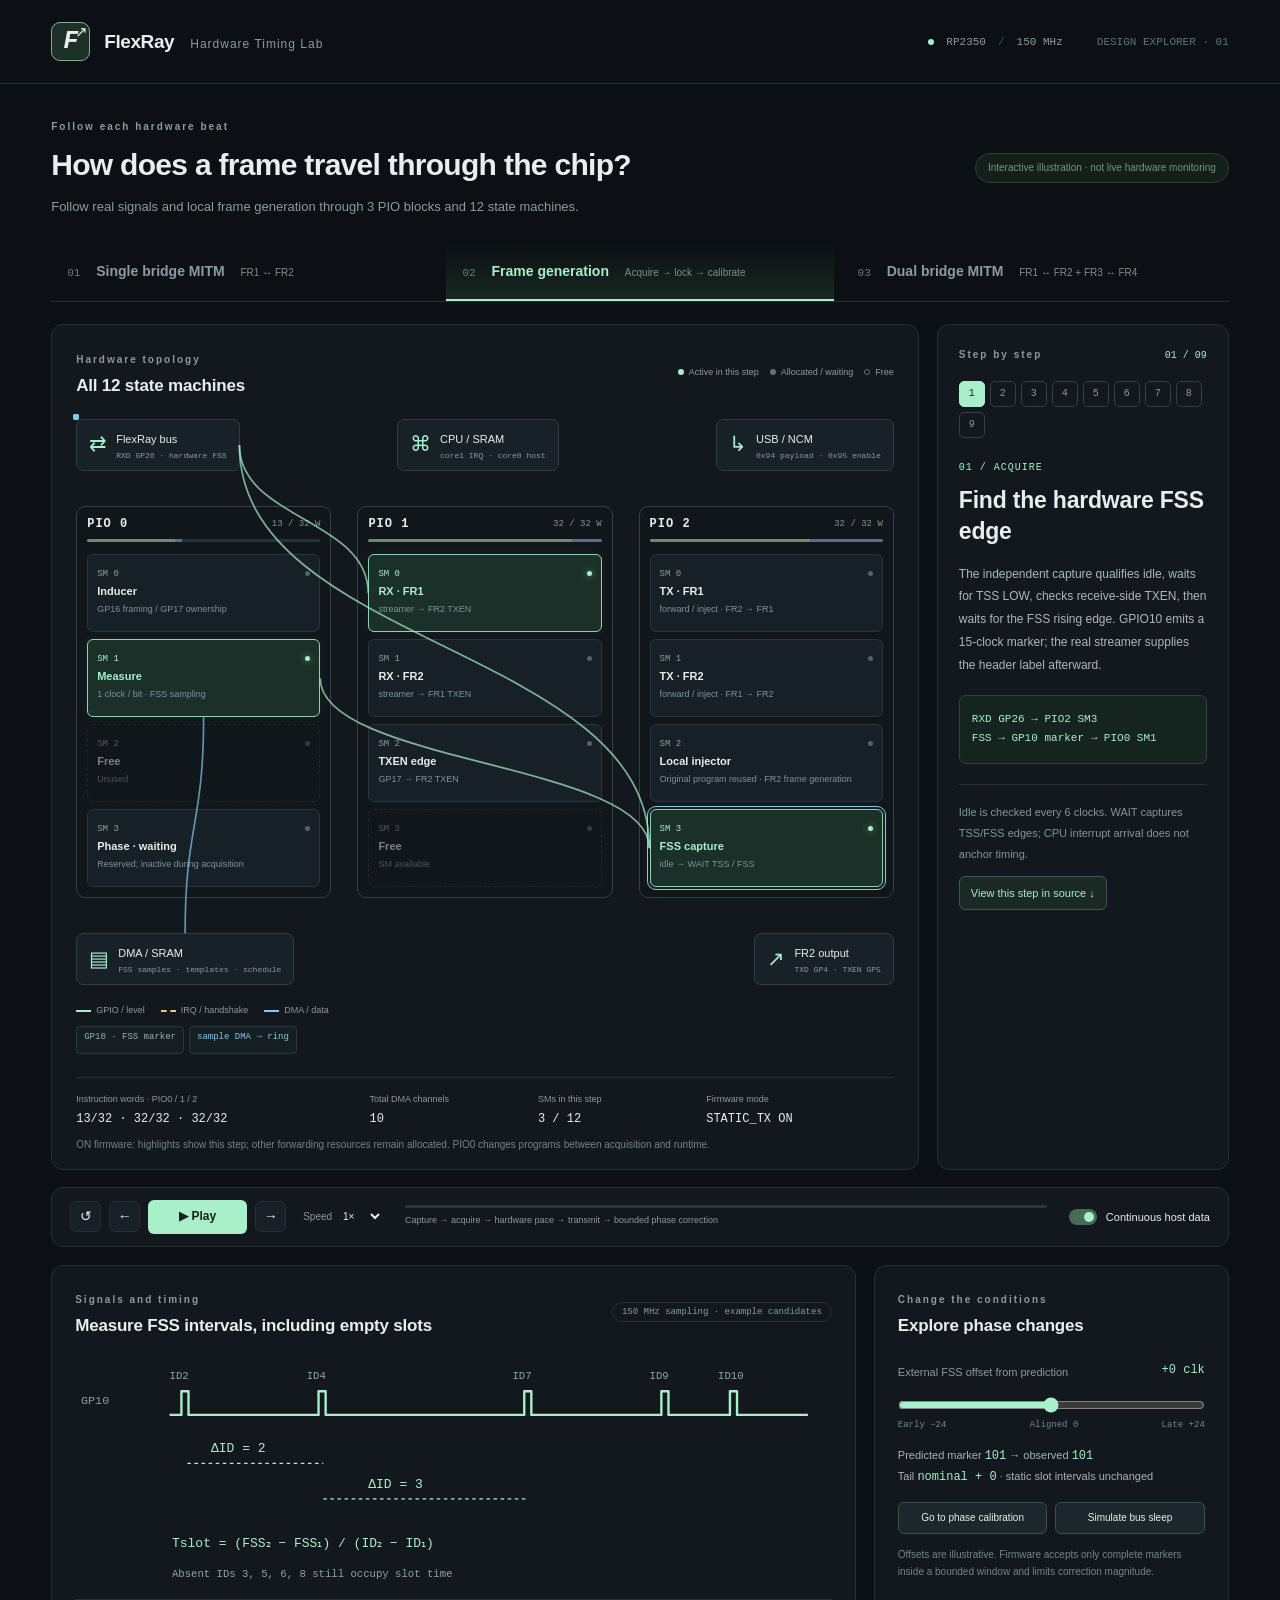
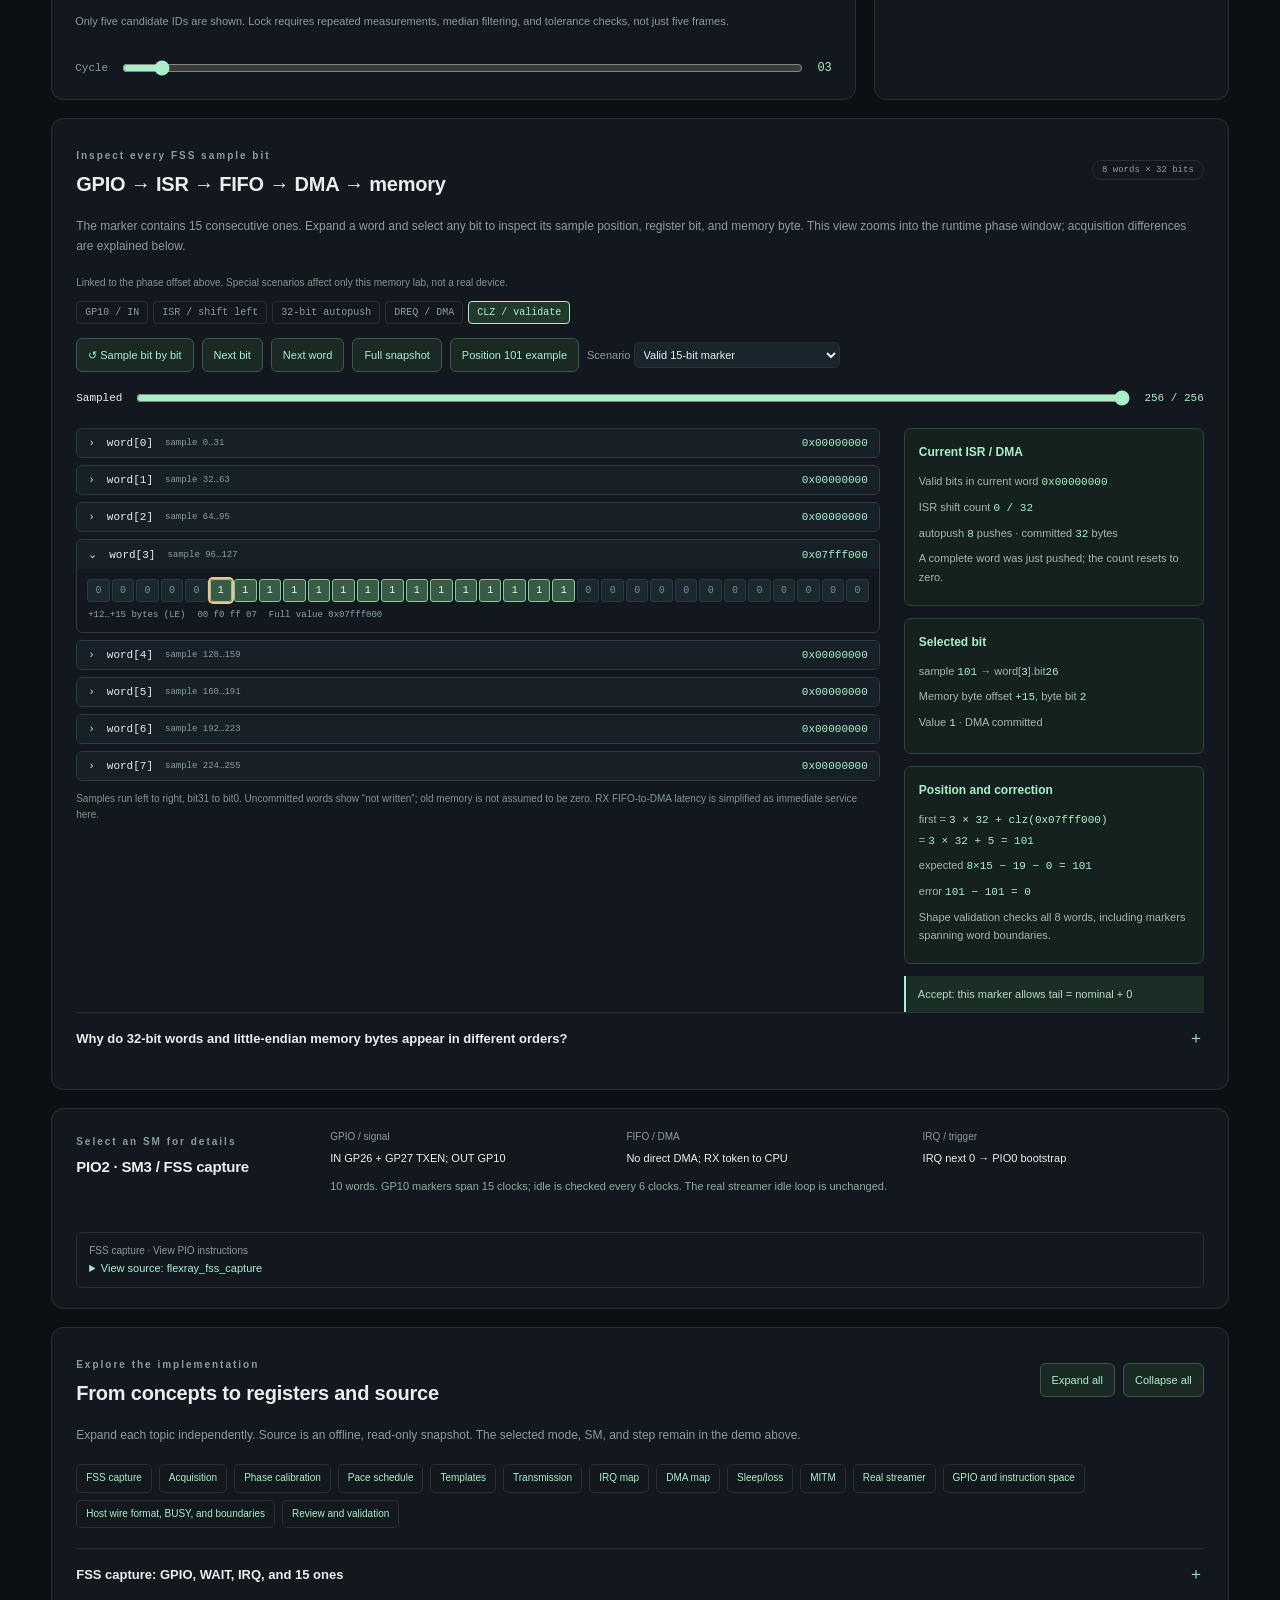
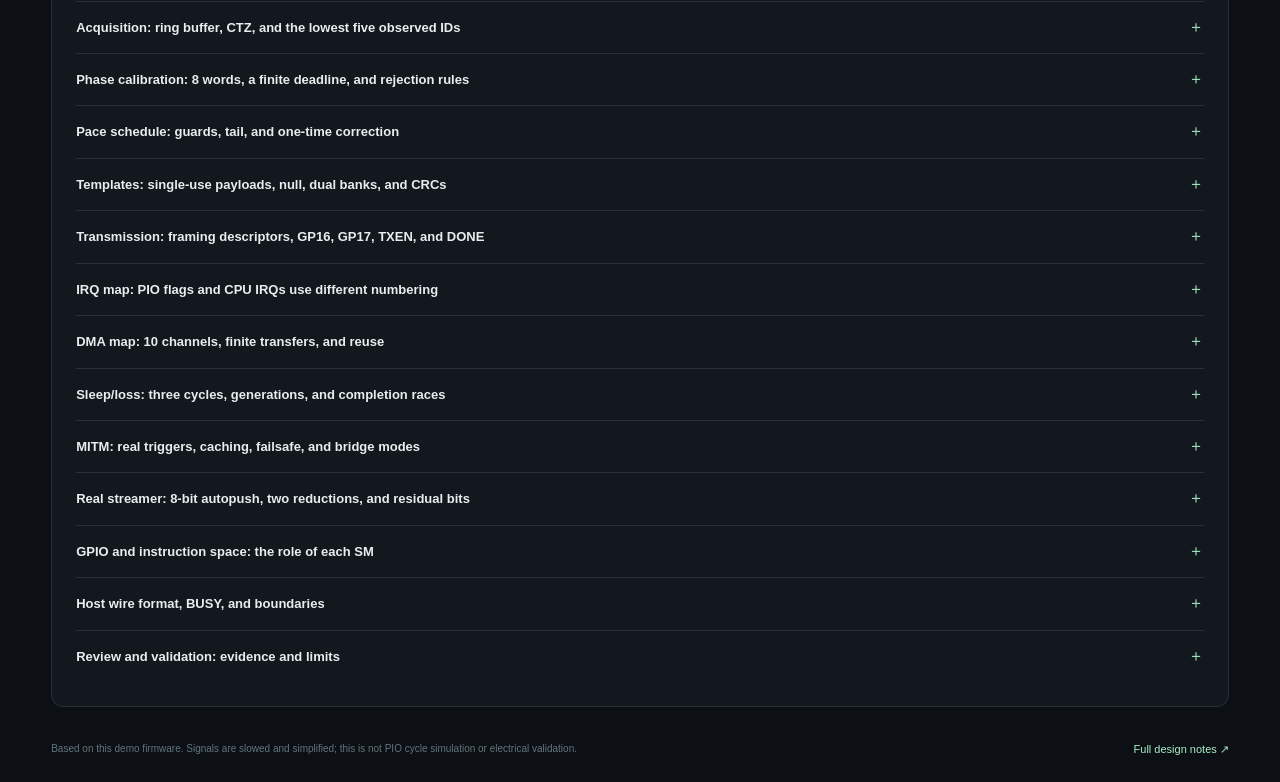
<file: web/flexray-demo/index.html>
<!doctype html>
<html lang="en">
<head>
<meta charset="utf-8"><meta name="viewport" content="width=device-width,initial-scale=1">
<meta name="color-scheme" content="dark"><title>FlexRay · Hardware Timing Lab</title>
<link rel="stylesheet" href="style.css"><script src="app.js" defer></script><script src="source-snapshot.js" defer></script><script src="details.js" defer></script>
</head>
<body>
<header class="topbar"><a class="brand" href="#"><span class="brand-icon">F<span>↗</span></span><strong>FlexRay<span>Hardware Timing Lab</span></strong></a><div class="top-meta"><span class="live-dot"></span>RP2350 <span class="divider">/</span> 150 MHz <span class="version">DESIGN EXPLORER · 01</span></div></header>
<main>
<div class="intro"><div><div class="eyebrow">Follow each hardware beat</div><h1>How does a frame travel through the chip?</h1><p>Follow real signals and local frame generation through 3 PIO blocks and 12 state machines.</p></div><span class="sim-badge">Interactive illustration · not live hardware monitoring</span></div>
<nav class="modes" aria-label="Demo modes"><button data-mode="single"><span>01</span> Single bridge MITM <small>FR1 ↔ FR2</small></button><button data-mode="frame-gen" class="selected"><span>02</span> Frame generation <small>Acquire → lock → calibrate</small></button><button data-mode="dual"><span>03</span> Dual bridge MITM <small>FR1 ↔ FR2 + FR3 ↔ FR4</small></button></nav>
<div class="workspace">
<section class="stage panel">
<div class="panel-heading"><div><span class="eyebrow">Hardware topology</span><h2>All 12 state machines</h2></div><div class="legend"><span><i class="green"></i>Active in this step</span><span><i class="gray"></i>Allocated / waiting</span><span><i class="outline"></i>Free</span></div></div>
<div class="topology" id="topology">
<div class="endpoints"><div class="endpoint" id="bus"><span class="port-icon">⇄</span><div><b id="bus-title">FlexRay bus</b><small id="bus-detail">RXD GP26 · hardware FSS</small></div></div><div class="endpoint" id="cpu"><span class="port-icon">⌘</span><div><b>CPU / SRAM</b><small>core1 IRQ · core0 host</small></div></div><div class="endpoint" id="host"><span class="port-icon">↳</span><div><b>USB / NCM</b><small id="host-detail">0x94 payload · 0x95 enable</small></div></div></div>
<div class="pio-grid" id="pio-grid"></div>
<div class="endpoints bottom"><div class="endpoint" id="memory"><span class="port-icon">▤</span><div><b id="memory-title">DMA / SRAM</b><small id="memory-detail">FSS samples · templates · schedule</small></div></div><div class="endpoint" id="output"><span class="port-icon">↗</span><div><b id="output-title">FR2 output</b><small id="output-detail">TXD GP4 · TXEN GP5</small></div></div></div>
<svg id="connections" aria-hidden="true"></svg>
</div>
<div class="wire-legend"><span class="wire-key signal">GPIO / level</span><span class="wire-key irq">IRQ / handshake</span><span class="wire-key dma">DMA / data</span></div><div id="wire-details" class="wire-details"></div>
<div class="resource-strip"><div><small>Instruction words · PIO0 / 1 / 2</small><strong id="words"></strong></div><div><small>Total DMA channels</small><strong id="dma-count">12</strong></div><div><small>SMs in this step</small><strong id="active-count"></strong></div><div><small>Firmware mode</small><strong id="firmware"></strong></div></div>
<p class="allocation-note" id="allocation-note"></p>
</section>
<aside class="lesson panel"><div class="lesson-top"><span class="eyebrow">Step by step</span><span id="step-counter">01 / 09</span></div><div id="steps" class="steps" aria-label="Demo steps"></div><div class="explanation" aria-live="polite"><div id="step-tag" class="step-tag"></div><h2 id="step-title"></h2><p id="step-description"></p><div class="formula" id="formula"></div><p class="key-point" id="key-point"></p></div></aside>
</div>
<div class="playbar panel"><div class="play-controls"><button id="reset" class="icon-button" title="Reset demo" aria-label="Reset demo">↺</button><button id="prev" class="icon-button" title="Previous step" aria-label="Previous step">←</button><button id="play" class="play-button">▶ Play</button><button id="next" class="icon-button" title="Next step" aria-label="Next step">→</button><label class="speed">Speed <select id="speed"><option value="0.5">0.5×</option><option value="1" selected>1×</option><option value="2">2×</option></select></label></div><div class="progress-area"><div class="progress-track"><div id="progress"></div></div><span id="progress-label"></span></div><label class="toggle"><input id="host-on" type="checkbox" checked><span class="switch"></span><span>Continuous host data</span></label></div>
<div class="lower-grid">
<section class="panel timeline-panel"><div class="panel-heading"><div><span class="eyebrow">Signals and timing</span><h2 id="timeline-title">FSS timeline</h2></div><span class="chip" id="timeline-chip">Illustration · not to scale</span></div><div id="timeline" class="timeline"></div><div class="timeline-footer"><p id="timeline-note"></p><label id="cycle-control">Cycle <input id="cycle" type="range" min="0" max="63" value="3"><output id="cycle-value">03</output></label></div></section>
<section class="panel experiment"><div class="panel-heading"><div><span class="eyebrow">Change the conditions</span><h2 id="experiment-title">Explore phase changes</h2></div></div><div id="frame-gen-controls"><label class="range-label" for="phase">External FSS offset from prediction <output id="phase-value">+12 clk</output></label><input id="phase" type="range" min="-24" max="24" value="0"><div class="range-ticks"><span>Early −24</span><span>Aligned 0</span><span>Late +24</span></div><div class="phase-comparison" id="phase-comparison"></div><div class="scenario-buttons"><button id="drift">Go to phase calibration</button><button id="sleep">Simulate bus sleep</button></div><p class="micro-note">Offsets are illustrative. Firmware accepts only complete markers inside a bounded window and limits correction magnitude.</p></div><div id="mitm-controls" hidden><div class="callout"><b>What if no new override arrives?</b><p>Turn off host data to see the target forwarded unchanged. MITM follows real TSS/FSS edges and does not create missing target frames.</p></div><div class="mini-flow"><span>Real header</span><b>→</b><span>Prepare</span><b>→</b><span>Real frame-end</span><b>→</b><span>DMA</span></div><p id="mitm-direction" class="micro-note"></p></div></section>
</div>
<section id="memory-lab" class="panel memory-lab"></section>
<section class="panel inspector"><div><span class="eyebrow">Select an SM for details</span><h2 id="inspect-title">PIO2 · SM3 / FSS capture</h2></div><div id="inspect-body"></div></section>
<section id="detail-library" class="panel detail-library"></section>
<footer><p>Based on this demo firmware. Signals are slowed and simplified; this is not PIO cycle simulation or electrical validation.</p><a href="../../docs/frame-gen-design.md">Full design notes ↗</a></footer>
</main>
</body></html>
</file>
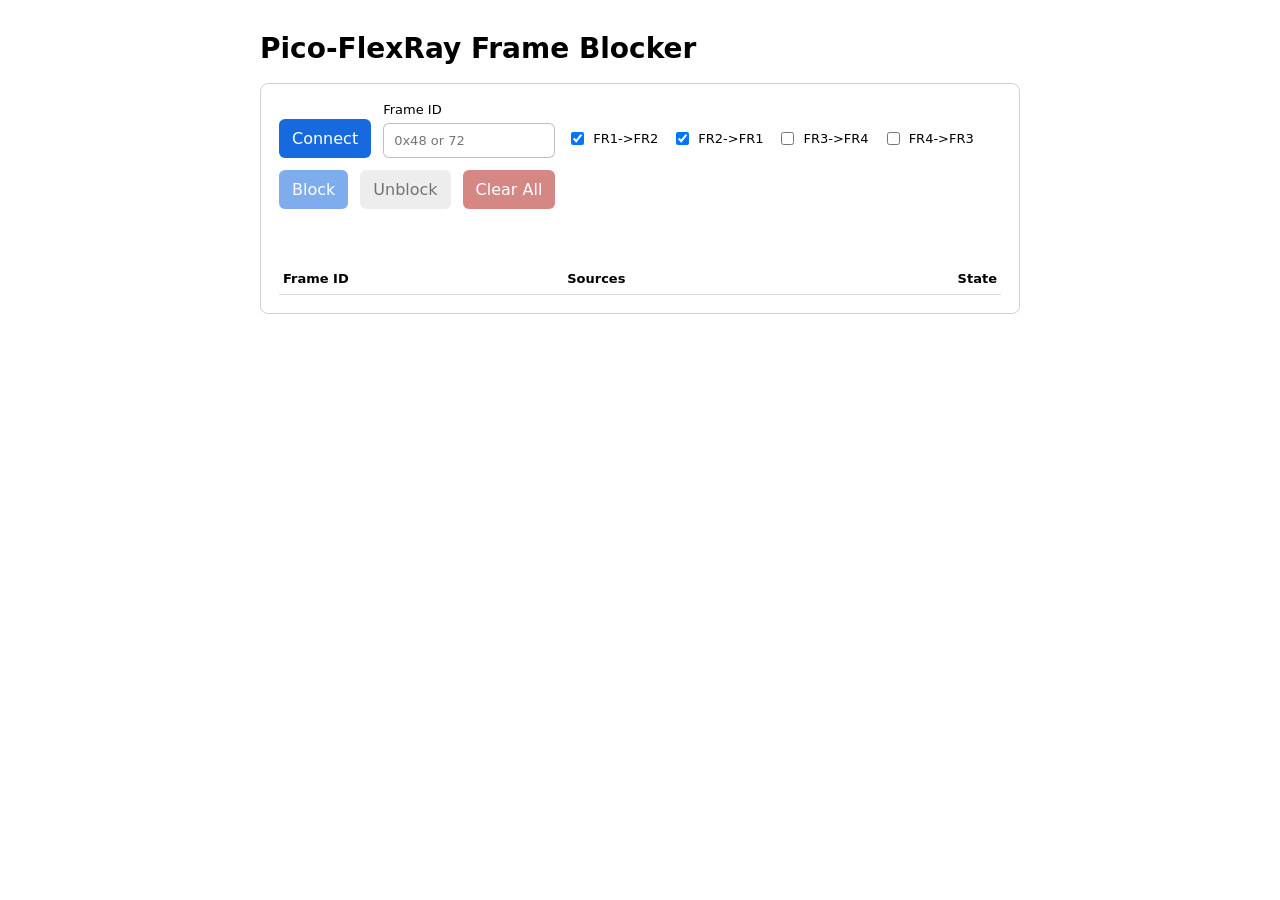
<file: web/frame_blocker.html>
<!doctype html>
<html lang="en">
<head>
  <meta charset="utf-8">
  <meta name="viewport" content="width=device-width, initial-scale=1">
  <title>Pico-FlexRay Frame Blocker</title>
  <style>
    :root { color-scheme: light dark; font-family: system-ui, -apple-system, BlinkMacSystemFont, "Segoe UI", sans-serif; }
    body { margin: 0; background: Canvas; color: CanvasText; }
    main { max-width: 760px; margin: 0 auto; padding: 32px 20px; }
    h1 { margin: 0 0 18px; font-size: 28px; font-weight: 650; }
    .panel { border: 1px solid color-mix(in srgb, CanvasText 18%, transparent); border-radius: 8px; padding: 18px; }
    .row { display: flex; gap: 12px; align-items: end; flex-wrap: wrap; }
    label { display: grid; gap: 6px; font-size: 13px; }
    input[type="text"] { width: 150px; padding: 9px 10px; border-radius: 6px; border: 1px solid color-mix(in srgb, CanvasText 25%, transparent); font: inherit; }
    button { padding: 10px 13px; border: 0; border-radius: 6px; background: #1769e0; color: white; font: inherit; cursor: pointer; }
    button.secondary { background: color-mix(in srgb, CanvasText 12%, transparent); color: CanvasText; }
    button.danger { background: #b3261e; }
    button:disabled { opacity: .55; cursor: not-allowed; }
    .checks { display: flex; gap: 14px; padding-bottom: 10px; }
    .checks label { display: inline-flex; align-items: center; gap: 6px; }
    #status { margin-top: 14px; min-height: 22px; font-size: 13px; color: color-mix(in srgb, CanvasText 70%, transparent); }
    table { width: 100%; margin-top: 18px; border-collapse: collapse; }
    th, td { border-bottom: 1px solid color-mix(in srgb, CanvasText 14%, transparent); padding: 8px 4px; text-align: left; font-size: 13px; }
    td:last-child, th:last-child { text-align: right; }
  </style>
</head>
<body>
<main>
  <h1>Pico-FlexRay Frame Blocker</h1>
  <section class="panel">
    <div class="row">
      <button id="connect">Connect</button>
      <label>
        Frame ID
        <input id="frameId" type="text" placeholder="0x48 or 72" autocomplete="off">
      </label>
      <div class="checks">
        <label><input id="fr1" type="checkbox" checked> FR1->FR2</label>
        <label><input id="fr2" type="checkbox" checked> FR2->FR1</label>
        <label><input id="fr3" type="checkbox"> FR3->FR4</label>
        <label><input id="fr4" type="checkbox"> FR4->FR3</label>
      </div>
      <button id="enable" disabled>Block</button>
      <button id="disable" class="secondary" disabled>Unblock</button>
      <button id="clear" class="danger" disabled>Clear All</button>
    </div>
    <div id="status"></div>
    <table>
      <thead>
        <tr><th>Frame ID</th><th>Sources</th><th>State</th></tr>
      </thead>
      <tbody id="rows"></tbody>
    </table>
  </section>
</main>
<script>
const PANDA_VID = 0x3801;
const PANDA_PID = 0xddcc;
const VENDOR_INTERFACE = 0;
const EP_VENDOR_OUT = 3;
const DIR_FR1_TO_FR2 = 1 << 0;
const DIR_FR2_TO_FR1 = 1 << 1;
const DIR_FR3_TO_FR4 = 1 << 2;
const DIR_FR4_TO_FR3 = 1 << 3;

let device = null;
const blocked = new Map();

const $ = (id) => document.getElementById(id);

function setStatus(text) {
  $("status").textContent = text;
}

function parseFrameId(text) {
  const raw = text.trim();
  if (!raw) throw new Error("Enter a frame ID.");
  const id = raw.toLowerCase().startsWith("0x") ? Number.parseInt(raw, 16) : Number.parseInt(raw, 10);
  if (!Number.isInteger(id) || id < 0 || id > 0x7ff) throw new Error("Frame ID must be 0..0x7ff.");
  return id;
}

function sourceMask() {
  let mask = 0;
  if ($("fr1").checked) mask |= DIR_FR1_TO_FR2;
  if ($("fr2").checked) mask |= DIR_FR2_TO_FR1;
  if ($("fr3").checked) mask |= DIR_FR3_TO_FR4;
  if ($("fr4").checked) mask |= DIR_FR4_TO_FR3;
  return mask;
}

async function send(bytes) {
  if (!device) throw new Error("Device is not connected.");
  await device.transferOut(EP_VENDOR_OUT, new Uint8Array(bytes));
}

async function sendFilterTable() {
  if (blocked.size > 96) throw new Error("At most 96 filter rules are supported.");
  const bytes = [0x92, blocked.size > 0 ? 1 : 0, blocked.size];
  for (const [id, mask] of blocked.entries()) {
    bytes.push(id & 0xff, (id >> 8) & 0xff, mask & 0x0f);
  }
  await send(bytes);
}

async function connect() {
  device = await navigator.usb.requestDevice({ filters: [{ vendorId: PANDA_VID, productId: PANDA_PID }] });
  await device.open();
  if (device.configuration === null) await device.selectConfiguration(1);
  await device.claimInterface(VENDOR_INTERFACE);
  $("enable").disabled = false;
  $("disable").disabled = false;
  $("clear").disabled = false;
  setStatus(`Connected: ${device.productName || "panda"}`);
}

function setButtons() {
  const connected = Boolean(device);
  $("enable").disabled = !connected;
  $("disable").disabled = !connected;
  $("clear").disabled = !connected;
}

function renderRows() {
  const rows = $("rows");
  rows.textContent = "";
  for (const [id, mask] of [...blocked.entries()].sort((a, b) => a[0] - b[0])) {
    const tr = document.createElement("tr");
    const sources = [
      mask & DIR_FR1_TO_FR2 ? "FR1->FR2" : "",
      mask & DIR_FR2_TO_FR1 ? "FR2->FR1" : "",
      mask & DIR_FR3_TO_FR4 ? "FR3->FR4" : "",
      mask & DIR_FR4_TO_FR3 ? "FR4->FR3" : "",
    ].filter(Boolean).join(", ");
    tr.innerHTML = `<td>0x${id.toString(16).toUpperCase()}</td><td>${sources}</td><td>Blocked</td>`;
    rows.appendChild(tr);
  }
}

async function setBlock(enabled) {
  const id = parseFrameId($("frameId").value);
  const mask = sourceMask();
  if (enabled && mask === 0) throw new Error("Select at least one source.");
  if (enabled) blocked.set(id, mask);
  else blocked.delete(id);
  await sendFilterTable();
  renderRows();
  setStatus(`${enabled ? "Blocking" : "Unblocked"} frame 0x${id.toString(16).toUpperCase()}.`);
}

$("connect").addEventListener("click", async () => {
  try { await connect(); } catch (err) { setStatus(err.message || String(err)); }
});

$("enable").addEventListener("click", async () => {
  try { await setBlock(true); } catch (err) { setStatus(err.message || String(err)); }
});

$("disable").addEventListener("click", async () => {
  try { await setBlock(false); } catch (err) { setStatus(err.message || String(err)); }
});

$("clear").addEventListener("click", async () => {
  try {
    await send([0x93]);
    blocked.clear();
    renderRows();
    setStatus("All blockers cleared.");
  } catch (err) {
    setStatus(err.message || String(err));
  }
});

if (!("usb" in navigator)) {
  setStatus("WebUSB is not available in this browser.");
} else {
  setButtons();
}
</script>
</body>
</html>
</file>
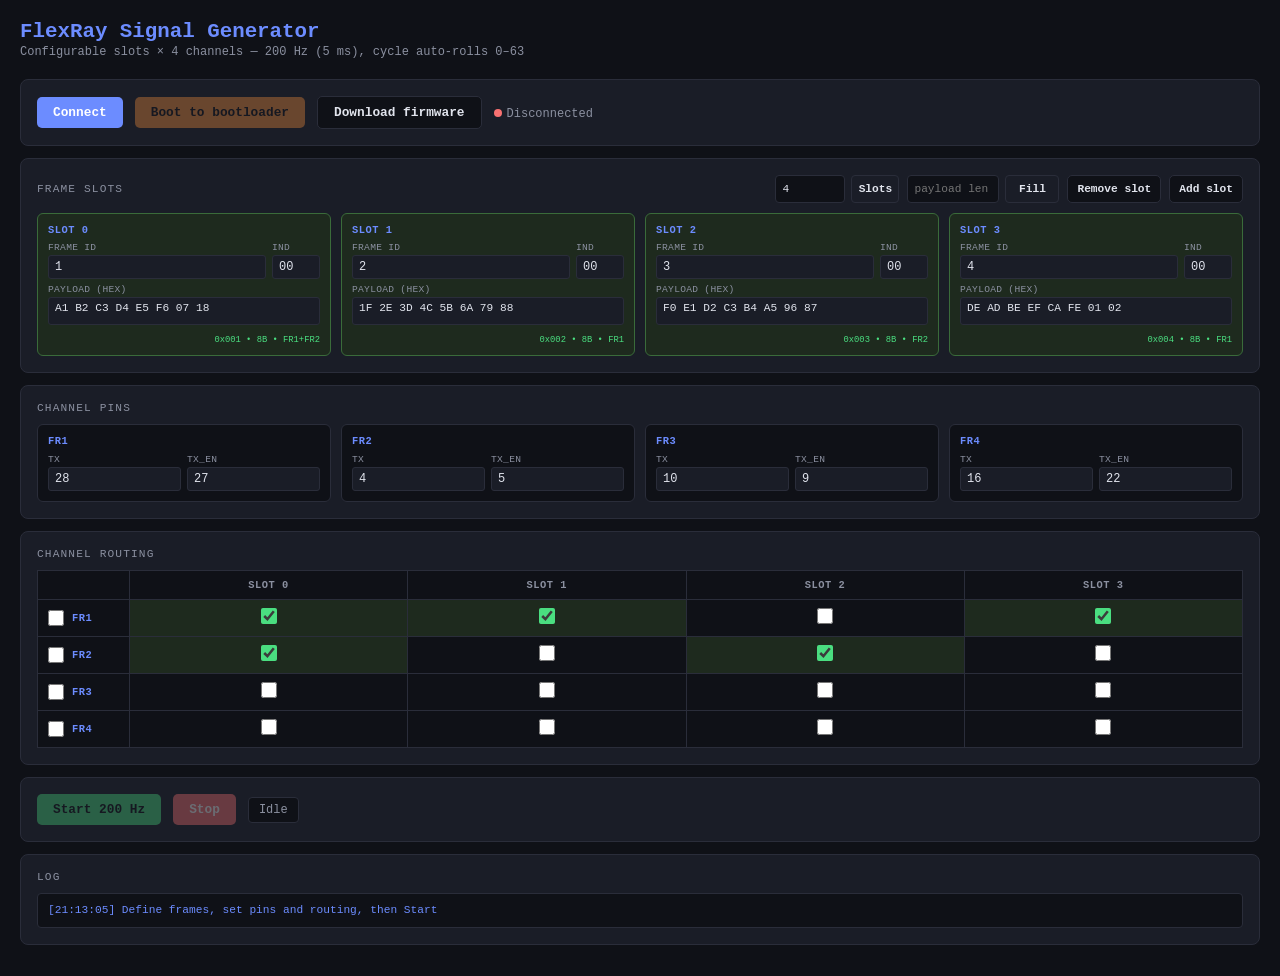
<file: web/signal_gen.html>
<!DOCTYPE html>
<html lang="en">
<head>
<meta charset="UTF-8">
<meta name="viewport" content="width=device-width, initial-scale=1.0">
<title>FlexRay Signal Generator</title>
<link rel="icon" href="favicon.svg" type="image/svg+xml">
<style>
  :root {
    --bg: #0f1117; --surface: #1a1d27; --border: #2a2d3a;
    --text: #e1e4ed; --muted: #8b90a0;
    --accent: #6c8cff; --accent-hover: #8ba4ff;
    --green: #4ade80; --red: #f87171; --orange: #fb923c;
    --slot-active: #1e2a1e; --slot-border-active: #3a6b3a;
  }
  * { margin: 0; padding: 0; box-sizing: border-box; }
  body {
    font-family: 'SF Mono', 'Fira Code', 'Cascadia Code', monospace;
    background: var(--bg); color: var(--text);
    min-height: 100vh; padding: 20px;
  }
  h1 { font-size: 1.3rem; font-weight: 600; color: var(--accent); margin-bottom: 2px; }
  .subtitle { font-size: 0.75rem; color: var(--muted); margin-bottom: 20px; }
  .card {
    background: var(--surface); border: 1px solid var(--border);
    border-radius: 8px; padding: 16px; margin-bottom: 12px;
  }
  .card-title {
    font-size: 0.7rem; text-transform: uppercase;
    letter-spacing: 0.1em; color: var(--muted); margin-bottom: 10px;
  }
  .card-head {
    display: flex; align-items: center; justify-content: space-between;
    gap: 10px; margin-bottom: 10px;
  }
  .card-head .card-title { margin-bottom: 0; }
  .slot-actions { display: flex; gap: 8px; }
  button {
    font-family: inherit; font-size: 0.8rem; font-weight: 600;
    padding: 8px 16px; border: none; border-radius: 5px;
    cursor: pointer; transition: background 0.15s, opacity 0.15s;
  }
  button:disabled { opacity: 0.35; cursor: not-allowed; }
  .btn-connect { background: var(--accent); color: #fff; }
  .btn-connect:hover:not(:disabled) { background: var(--accent-hover); }
  .btn-connect.connected { background: var(--green); color: var(--bg); }
  .btn-start { background: var(--green); color: var(--bg); }
  .btn-start:hover:not(:disabled) { background: #6ee7a0; }
  .btn-stop { background: var(--red); color: #fff; }
  .btn-stop:hover:not(:disabled) { background: #fca5a5; }
  .btn-bootloader { background: var(--orange); color: var(--bg); }
  .btn-bootloader:hover:not(:disabled) { background: #fdba74; }
  .btn-link {
    display: inline-flex; align-items: center; justify-content: center;
    font-family: inherit; font-size: 0.8rem; font-weight: 600;
    padding: 8px 16px; border-radius: 5px; text-decoration: none;
    background: var(--bg); color: var(--text); border: 1px solid var(--border);
    transition: border-color 0.15s, color 0.15s;
  }
  .btn-link:hover { border-color: var(--accent); color: var(--accent); }
  .btn-small {
    background: var(--bg); color: var(--text); border: 1px solid var(--border);
    padding: 5px 9px; font-size: 0.7rem;
  }
  .btn-small:hover:not(:disabled) { border-color: var(--accent); color: var(--accent); }
  .conn-row { display: flex; align-items: center; gap: 12px; }
  .status-dot {
    display: inline-block; width: 8px; height: 8px;
    border-radius: 50%; margin-right: 5px; background: var(--red);
  }
  .status-dot.connected { background: var(--green); }
  #status-text { font-size: 0.75rem; color: var(--muted); }

  /* Slot definition row */
  .slots { display: grid; grid-template-columns: repeat(4, 1fr); gap: 10px; }
  .slot {
    background: var(--bg); border: 1px solid var(--border); border-radius: 6px;
    padding: 10px; transition: border-color 0.2s, background 0.2s;
  }
  .slot.active { background: var(--slot-active); border-color: var(--slot-border-active); }
  .slot-label {
    font-size: 0.65rem; font-weight: 700; color: var(--accent);
    text-transform: uppercase; letter-spacing: 0.05em; margin-bottom: 6px;
  }
  .slot-field { margin-bottom: 5px; }
  .slot-field label {
    font-size: 0.6rem; color: var(--muted); text-transform: uppercase;
    letter-spacing: 0.03em; display: block; margin-bottom: 2px;
  }
  .slot input, .slot textarea {
    background: var(--surface); border: 1px solid var(--border); border-radius: 3px;
    color: var(--text); padding: 4px 6px;
    font-family: inherit; font-size: 0.75rem;
    outline: none; width: 100%;
  }
  .slot input:focus, .slot textarea:focus { border-color: var(--accent); }
  .slot textarea { resize: none; min-height: 28px; font-size: 0.7rem; }
  .slot-id-ind { display: flex; gap: 6px; }
  .slot-id-ind .fid { flex: 1; }
  .slot-id-ind .ind { width: 48px; }
  .slot-count-control {
    display: grid; grid-template-columns: 70px 48px; gap: 6px;
  }
  .slot-count-control input,
  .bulk-fill input {
    height: 28px; padding: 3px 6px; font-size: 0.7rem;
    background: var(--bg); border: 1px solid var(--border); border-radius: 4px;
    color: var(--text); font-family: inherit; outline: none;
  }
  .slot-count-control input:focus,
  .bulk-fill input:focus { border-color: var(--accent); }
  .slot-count-control button,
  .bulk-fill button {
    height: 28px; padding: 0; border-radius: 4px;
    background: var(--surface); border: 1px solid var(--border);
    color: var(--text); font-size: 0.7rem;
  }
  .slot-count-control button:hover:not(:disabled),
  .bulk-fill button:hover:not(:disabled) { border-color: var(--accent); color: var(--accent); }
  .bulk-fill {
    display: grid; grid-template-columns: 92px 54px; gap: 6px;
  }
  .slot-count-control {
    display: grid; grid-template-columns: 70px 48px; gap: 6px;
  }
  .slot-tag {
    font-size: 0.55rem; color: var(--muted); text-align: right; margin-top: 3px;
  }
  .slot-tag.ok { color: var(--green); }

  /* Channel routing matrix */
  .routing-wrap { overflow-x: auto; }
  .routing-table {
    width: 100%; border-collapse: collapse;
    font-size: 0.75rem;
  }
  .routing-table th, .routing-table td {
    padding: 8px 10px; text-align: center;
    border: 1px solid var(--border);
  }
  .routing-table th {
    font-size: 0.65rem; font-weight: 700; text-transform: uppercase;
    letter-spacing: 0.05em; color: var(--muted); background: var(--bg);
  }
  .routing-table th.ch-label { color: var(--accent); text-align: left; width: 92px; }
  .routing-table th.slot-col { min-width: 70px; }
  .routing-table td { background: var(--bg); }
  .routing-table td.on { background: var(--slot-active); }
  .routing-table input[type="checkbox"] {
    width: 16px; height: 16px; accent-color: var(--green); cursor: pointer;
  }
  .route-row-toggle {
    display: flex; align-items: center; gap: 8px;
  }
  .pin-grid { display: grid; grid-template-columns: repeat(4, 1fr); gap: 10px; }
  .pin-card {
    background: var(--bg); border: 1px solid var(--border); border-radius: 6px;
    padding: 10px;
  }
  .pin-card h3 {
    font-size: 0.65rem; font-weight: 700; color: var(--accent);
    text-transform: uppercase; letter-spacing: 0.05em; margin-bottom: 7px;
  }
  .pin-row { display: grid; grid-template-columns: 1fr 1fr; gap: 6px; }
  .pin-field label {
    font-size: 0.6rem; color: var(--muted); text-transform: uppercase;
    letter-spacing: 0.03em; display: block; margin-bottom: 2px;
  }
  .pin-field input {
    background: var(--surface); border: 1px solid var(--border); border-radius: 3px;
    color: var(--text); padding: 4px 6px;
    font-family: inherit; font-size: 0.75rem;
    outline: none; width: 100%;
  }
  .pin-field input:focus { border-color: var(--accent); }

  /* Controls */
  .ctrl-row { display: flex; align-items: center; gap: 12px; flex-wrap: wrap; }
  .tx-badge {
    font-size: 0.75rem; padding: 5px 10px; border-radius: 4px;
    background: var(--bg); border: 1px solid var(--border); color: var(--muted);
  }
  .tx-badge.active { border-color: var(--green); color: var(--green); }

  /* Log */
  #log {
    background: var(--bg); border: 1px solid var(--border); border-radius: 4px;
    padding: 8px 10px; font-size: 0.7rem; line-height: 1.5;
    max-height: 160px; overflow-y: auto; color: var(--muted);
    white-space: pre-wrap; word-break: break-all;
  }
  #log .ok { color: var(--green); }
  #log .err { color: var(--red); }
  #log .info { color: var(--accent); }
  #log .warn { color: var(--orange); }

  @media (max-width: 700px) {
    .slots { grid-template-columns: repeat(2, 1fr); }
    .pin-grid { grid-template-columns: repeat(2, 1fr); }
    .conn-row { align-items: stretch; }
    .conn-row button, .conn-row .btn-link { flex: 1 1 auto; }
  }
</style>
</head>
<body>

<h1>FlexRay Signal Generator</h1>
<p class="subtitle">Configurable slots &times; 4 channels &mdash; 200 Hz (5 ms), cycle auto-rolls 0&ndash;63</p>

<!-- Connection -->
<div class="card">
  <div class="conn-row">
    <button class="btn-connect" id="btn-connect" onclick="toggleConnect()">Connect</button>
    <button class="btn-bootloader" id="btn-bootloader" disabled onclick="rebootBootloader()">Boot to bootloader</button>
    <a class="btn-link" href="https://github.com/dynm/pico-flexray/releases/tag/signal-gen-v0.1.0" target="_blank" rel="noopener">Download firmware</a>
    <span><span class="status-dot" id="status-dot"></span><span id="status-text">Disconnected</span></span>
  </div>
</div>

<!-- Slot Definitions -->
<div class="card">
  <div class="card-head">
    <div class="card-title">Frame Slots</div>
    <div class="slot-actions">
      <div class="slot-count-control">
        <input id="slot-count-input" inputmode="numeric" pattern="[0-9]*" value="4">
        <button onclick="applySlotCount()">Slots</button>
      </div>
      <div class="bulk-fill">
        <input id="bulk-fill-len" inputmode="numeric" pattern="[0-9]*" placeholder="payload len">
        <button onclick="fillAllPayloads()">Fill</button>
      </div>
      <button class="btn-small" id="btn-remove-slot" onclick="removeSlot()">Remove slot</button>
      <button class="btn-small" id="btn-add-slot" onclick="addSlot()">Add slot</button>
    </div>
  </div>
  <div class="slots" id="slot-grid"></div>
</div>

<!-- Channel Pin Configuration -->
<div class="card">
  <div class="card-title">Channel Pins</div>
  <div class="pin-grid" id="pin-grid"></div>
</div>

<!-- Channel Routing Matrix -->
<div class="card">
  <div class="card-title">Channel Routing</div>
  <div class="routing-wrap">
    <table class="routing-table" id="routing-matrix"></table>
  </div>
</div>

<!-- Controls -->
<div class="card">
  <div class="ctrl-row">
    <button class="btn-start" id="btn-start" disabled onclick="startAll()">Start 200 Hz</button>
    <button class="btn-stop" id="btn-stop" disabled onclick="stopAll()">Stop</button>
    <span class="tx-badge" id="tx-badge">Idle</span>
  </div>
</div>

<!-- Log -->
<div class="card">
  <div class="card-title">Log</div>
  <div id="log"></div>
</div>

<script>
const VID = 0xCAFE, EP_OUT = 3, EP_IN = 1;
const CMD_PING = 0x02, CMD_SET_SLOT = 0x03, CMD_CLEAR_SLOT = 0x04;
const CMD_START = 0x05, CMD_STOP = 0x06, CMD_UPDATE = 0x07;
const CMD_BOOTLOADER = 0x08, CMD_TARGET = 0x09, CMD_SET_PINS = 0x0A, CMD_CLEAR_ALL = 0x0B;
const RSP_OK = 0x00, RSP_PONG = 0x03;
const NUM_CH = 4, INITIAL_SLOT_COUNT = 4, MAX_SLOT_COUNT = 64;

let device = null, txRunning = false, busy = false;
let slotCount = INITIAL_SLOT_COUNT;
let protocolReady = false;

function log(msg, cls='') {
  const el = document.getElementById('log');
  const s = document.createElement('span');
  s.className = cls;
  const ts = new Date().toLocaleTimeString('en-US',{hour12:false,hour:'2-digit',minute:'2-digit',second:'2-digit'});
  s.textContent = `[${ts}] ${msg}\n`;
  el.appendChild(s);
  el.scrollTop = el.scrollHeight;
  if (el.childNodes.length > 200) el.removeChild(el.firstChild);
}

function parseHex(s) {
  s = s.trim();
  if (!s) return NaN;
  return s.startsWith('0x')||s.startsWith('0X') ? parseInt(s,16) : parseInt(s,10);
}

function parsePayload(s) {
  s = s.trim();
  if (!s) return new Uint8Array(0);
  if (/^(0x)?[0-9a-fA-F]+$/.test(s)) {
    let hex = s.startsWith('0x')||s.startsWith('0X') ? s.slice(2) : s;
    if (hex.length & 1) hex = '0' + hex;
    const out = new Uint8Array(hex.length / 2);
    for (let i = 0; i < out.length; i++)
      out[i] = parseInt(hex.substr(i*2, 2), 16);
    return out;
  }
  const parts = s.split(/[\s,]+/).filter(x=>x.length);
  const out = new Uint8Array(parts.length);
  for (let i=0;i<parts.length;i++) {
    const v = parseInt(parts[i],16);
    if (isNaN(v)||v<0||v>255) throw new Error(`Bad byte: "${parts[i]}"`);
    out[i] = v;
  }
  return out;
}

const SLOT_DEFAULTS = [
  { id: '1', ind: '00', data: 'A1 B2 C3 D4 E5 F6 07 18' },
  { id: '2', ind: '00', data: '1F 2E 3D 4C 5B 6A 79 88' },
  { id: '3', ind: '00', data: 'F0 E1 D2 C3 B4 A5 96 87' },
  { id: '4', ind: '00', data: 'DE AD BE EF CA FE 01 02' },
];

// Default routing: which [ch][slot] checkboxes are checked
const ROUTE_DEFAULTS = [
  /* FR1 */ [true,  true,  false, true ],
  /* FR2 */ [true,  false, true,  false],
  /* FR3 */ [false, false, false, false],
  /* FR4 */ [false, false, false, false],
];
let slotState = SLOT_DEFAULTS.map(s => ({...s}));
let routeState = ROUTE_DEFAULTS.map(row => row.slice());

const PIN_DEFAULTS = [
  { tx: 28, txen: 27 },
  { tx: 4,  txen: 5  },
  { tx: 10, txen: 9  },
  { tx: 16, txen: 22 },
];
const RESERVED_PINS = new Set([2, 3, 17, 18, 19, 20]);

function routeDefault(ch, s) {
  return Boolean(routeState[ch] && routeState[ch][s]);
}

function snapshotSlots() {
  for (let s=0; s<slotCount; s++) {
    slotState[s] = {
      id: document.getElementById(`id-${s}`)?.value || '',
      ind: document.getElementById(`ind-${s}`)?.value || '00',
      data: document.getElementById(`data-${s}`)?.value || '',
    };
  }
}

function snapshotRoutes() {
  for (let ch=0; ch<NUM_CH; ch++) {
    if (!routeState[ch]) routeState[ch] = [];
    for (let s=0; s<slotCount; s++)
      routeState[ch][s] = Boolean(document.getElementById(`rc-${ch}-${s}`)?.checked);
  }
}

function updateSlotButtons() {
  document.getElementById('btn-remove-slot').disabled = slotCount <= 1 || txRunning || busy;
  document.getElementById('btn-add-slot').disabled = slotCount >= MAX_SLOT_COUNT || txRunning || busy;
  document.getElementById('bulk-fill-len').disabled = txRunning || busy;
  document.getElementById('slot-count-input').disabled = txRunning || busy;
  document.getElementById('slot-count-input').value = String(slotCount);
}

function buildSlotGrid(){
  const grid = document.getElementById('slot-grid');
  grid.innerHTML = '';
  for (let s=0; s<slotCount; s++) {
    const def = slotState[s] || {};
    const cell = document.createElement('div');
    cell.className = 'slot';
    cell.id = `slot-${s}`;
    cell.innerHTML = `
      <div class="slot-label">Slot ${s}</div>
      <div class="slot-field slot-id-ind">
        <div class="fid">
          <label>Frame ID</label>
          <input id="id-${s}" placeholder="0x___" value="${def.id||''}" oninput="onSlotEdit(${s})">
        </div>
        <div class="ind">
          <label>Ind</label>
          <input id="ind-${s}" placeholder="00" value="${def.ind||'00'}" oninput="onSlotEdit(${s})">
        </div>
      </div>
      <div class="slot-field">
        <label>Payload (hex)</label>
        <textarea id="data-${s}" placeholder="AA BB CC ..." rows="1" oninput="onSlotEdit(${s})">${def.data||''}</textarea>
      </div>
      <div class="slot-tag" id="tag-${s}">&mdash;</div>`;
    grid.appendChild(cell);
    if (def.id) setTimeout(() => onSlotEdit(s), 0);
  }
  updateSlotButtons();
}

function addSlot() {
  if (txRunning || slotCount >= MAX_SLOT_COUNT) return;
  snapshotSlots();
  snapshotRoutes();
  slotCount++;
  if (!slotState[slotCount - 1])
    slotState[slotCount - 1] = { id: String(slotCount), ind: '00', data: '' };
  buildSlotGrid();
  buildRoutingMatrix();
}

function removeSlot() {
  if (txRunning || slotCount <= 1) return;
  snapshotSlots();
  snapshotRoutes();
  slotCount--;
  buildSlotGrid();
  buildRoutingMatrix();
}

function applySlotCount() {
  if (txRunning || busy) return;
  const next = Number(document.getElementById('slot-count-input').value);
  if (!Number.isInteger(next) || next < 1 || next > MAX_SLOT_COUNT) {
    log(`Slot count must be 1-${MAX_SLOT_COUNT}`, 'warn');
    document.getElementById('slot-count-input').value = String(slotCount);
    return;
  }
  if (next === slotCount) return;
  snapshotSlots();
  snapshotRoutes();
  const oldCount = slotCount;
  slotCount = next;
  for (let s=oldCount; s<slotCount; s++) {
    if (!slotState[s])
      slotState[s] = { id: String(s + 1), ind: '00', data: '' };
  }
  buildSlotGrid();
  buildRoutingMatrix();
}

buildSlotGrid();

// Build channel pin controls
(function buildPinGrid(){
  const grid = document.getElementById('pin-grid');
  for (let ch=0; ch<NUM_CH; ch++) {
    const def = PIN_DEFAULTS[ch];
    const cell = document.createElement('div');
    cell.className = 'pin-card';
    cell.innerHTML = `
      <h3>FR${ch+1}</h3>
      <div class="pin-row">
        <div class="pin-field">
          <label>TX</label>
          <input id="pin-tx-${ch}" type="number" min="0" max="29" step="1" value="${def.tx}">
        </div>
        <div class="pin-field">
          <label>TX_EN</label>
          <input id="pin-txen-${ch}" type="number" min="0" max="29" step="1" value="${def.txen}">
        </div>
      </div>`;
    grid.appendChild(cell);
  }
})();

function buildRoutingMatrix(){
  const tbl = document.getElementById('routing-matrix');
  // Header row
  let hdr = '<tr><th></th>';
  for (let s=0; s<slotCount; s++)
    hdr += `<th class="slot-col">Slot ${s}</th>`;
  hdr += '</tr>';
  tbl.innerHTML = hdr;
  // Channel rows
  for (let ch=0; ch<NUM_CH; ch++) {
    const tr = document.createElement('tr');
    const rowChecked = routeState[ch]?.slice(0, slotCount).every(Boolean) ? 'checked' : '';
    tr.innerHTML = `<th class="ch-label"><label class="route-row-toggle"><input type="checkbox" id="rr-${ch}" ${rowChecked} onchange="onRouteRowChange(${ch})">FR${ch+1}</label></th>`;
    for (let s=0; s<slotCount; s++) {
      const td = document.createElement('td');
      td.id = `rt-${ch}-${s}`;
      const checked = routeDefault(ch, s) ? 'checked' : '';
      td.innerHTML = `<input type="checkbox" id="rc-${ch}-${s}" ${checked} onchange="onRouteChange(${ch},${s})">`;
      if (routeDefault(ch, s)) td.classList.add('on');
      tr.appendChild(td);
    }
    tbl.appendChild(tr);
  }
}

buildRoutingMatrix();

function onRouteChange(ch, s) {
  const cb = document.getElementById(`rc-${ch}-${s}`);
  document.getElementById(`rt-${ch}-${s}`).classList.toggle('on', cb.checked);
  if (!routeState[ch]) routeState[ch] = [];
  routeState[ch][s] = cb.checked;
  syncRouteRow(ch);
  onSlotEdit(s);
}

function onRouteRowChange(ch) {
  const checked = document.getElementById(`rr-${ch}`).checked;
  if (!routeState[ch]) routeState[ch] = [];
  for (let s=0; s<slotCount; s++) {
    routeState[ch][s] = checked;
    const cb = document.getElementById(`rc-${ch}-${s}`);
    const td = document.getElementById(`rt-${ch}-${s}`);
    if (cb) cb.checked = checked;
    if (td) td.classList.toggle('on', checked);
    onSlotEdit(s);
  }
}

function syncRouteRow(ch) {
  const row = document.getElementById(`rr-${ch}`);
  if (!row) return;
  row.checked = routeState[ch]?.slice(0, slotCount).every(Boolean) || false;
}

function getChannelMask(s) {
  let mask = 0;
  for (let ch=0; ch<NUM_CH; ch++)
    if (document.getElementById(`rc-${ch}-${s}`).checked) mask |= (1 << ch);
  return mask;
}

function maskStr(m) {
  const chs = [];
  for (let ch=0; ch<NUM_CH; ch++) if (m & (1<<ch)) chs.push(`FR${ch+1}`);
  return chs.join('+') || 'none';
}

function formatPayload(bytes) {
  return bytes.map(b => b.toString(16).padStart(2, '0').toUpperCase()).join(' ');
}

function fillAllPayloads() {
  const len = Number(document.getElementById('bulk-fill-len').value);
  if (!Number.isInteger(len) || len < 0 || len > 254 || (len & 1)) {
    log('Fill length must be an even number from 0 to 254', 'warn');
    return;
  }

  let filled = 0;
  for (let s=0; s<slotCount; s++) {
    const fid = parseHex(document.getElementById(`id-${s}`).value.trim());
    if (isNaN(fid) || fid < 0 || fid > 2047) continue;
    const byte = fid & 0xFF;
    document.getElementById(`data-${s}`).value = formatPayload(Array(len).fill(byte));
    onSlotEdit(s);
    filled++;
  }
  log(`Filled ${filled} slot payload(s) with ${len}B from each Frame ID`, filled ? 'ok' : 'warn');
}

function getPinConfig() {
  const pins = [];
  const used = new Set();
  for (let ch=0; ch<NUM_CH; ch++) {
    const tx = Number(document.getElementById(`pin-tx-${ch}`).value);
    const txen = Number(document.getElementById(`pin-txen-${ch}`).value);
    if (!Number.isInteger(tx) || !Number.isInteger(txen) ||
        tx < 0 || tx > 29 || txen < 0 || txen > 29) {
      throw new Error(`FR${ch+1} pins must be GPIO 0-29`);
    }
    if (tx === txen) throw new Error(`FR${ch+1} TX and TX_EN must be different`);
    if (RESERVED_PINS.has(tx) || RESERVED_PINS.has(txen))
      throw new Error(`FR${ch+1} uses a reserved control GPIO`);
    for (const p of [tx, txen]) {
      if (used.has(p)) throw new Error(`GPIO ${p} is assigned more than once`);
      used.add(p);
    }
    pins.push({ch, tx, txen});
  }
  return pins;
}

async function sendPinConfig() {
  const pins = getPinConfig();
  const pkt = new Uint8Array(1 + pins.length * 2);
  pkt[0] = CMD_SET_PINS;
  for (const p of pins) {
    pkt[1 + p.ch * 2] = p.tx;
    pkt[2 + p.ch * 2] = p.txen;
  }
  const r = await sendCmd(pkt);
  if (r !== RSP_OK) {
    throw new Error(`Pin config rejected (${pins.map(p => `FR${p.ch+1}=TX${p.tx}/EN${p.txen}`).join(' ')}). Flash the latest firmware if this device is running an older build.`);
  }
  log(`Pins set: ${pins.map(p => `FR${p.ch+1}=TX${p.tx}/EN${p.txen}`).join(' ')}`, 'info');
}

function onSlotEdit(s) {
  const idVal = document.getElementById(`id-${s}`).value.trim();
  slotState[s] = {
    id: document.getElementById(`id-${s}`).value,
    ind: document.getElementById(`ind-${s}`).value,
    data: document.getElementById(`data-${s}`).value,
  };
  const cell = document.getElementById(`slot-${s}`);
  const tag = document.getElementById(`tag-${s}`);
  const mask = getChannelMask(s);

  if (!idVal) {
    cell.classList.remove('active');
    tag.textContent = '\u2014';
    tag.className = 'slot-tag';
    return;
  }
  const fid = parseHex(idVal);
  if (isNaN(fid) || fid < 0 || fid > 2047) {
    tag.textContent = 'invalid ID';
    tag.className = 'slot-tag';
    cell.classList.remove('active');
    return;
  }
  try {
    const p = parsePayload(document.getElementById(`data-${s}`).value);
    if (p.length & 1) {
      tag.textContent = `${p.length}B (must be even)`;
      tag.className = 'slot-tag';
      cell.classList.remove('active');
    } else if (mask === 0) {
      tag.textContent = `0x${fid.toString(16).padStart(3,'0')} \u2022 ${p.length}B \u2022 no channel`;
      tag.className = 'slot-tag';
      cell.classList.remove('active');
    } else {
      tag.textContent = `0x${fid.toString(16).padStart(3,'0')} \u2022 ${p.length}B \u2022 ${maskStr(mask)}`;
      tag.className = 'slot-tag ok';
      cell.classList.add('active');
    }
  } catch(e) {
    tag.textContent = 'bad payload';
    tag.className = 'slot-tag';
    cell.classList.remove('active');
  }
}

function setConnected(ok) {
  document.getElementById('status-dot').classList.toggle('connected', ok);
  document.getElementById('status-text').textContent = ok
    ? `Connected \u2014 ${device.productName}` : 'Disconnected';
  const btn = document.getElementById('btn-connect');
  btn.textContent = ok ? 'Disconnect' : 'Connect';
  btn.classList.toggle('connected', ok);
  document.getElementById('btn-start').disabled = !ok || busy;
  document.getElementById('btn-stop').disabled = !ok || busy;
  document.getElementById('btn-bootloader').disabled = !ok || busy;
}

function setBusy(on) {
  busy = on;
  const connected = Boolean(device);
  document.getElementById('btn-connect').disabled = on;
  document.getElementById('btn-start').disabled = !connected || on;
  document.getElementById('btn-stop').disabled = !connected || on;
  document.getElementById('btn-bootloader').disabled = !connected || on;
  updateSlotButtons();
}

function setTxState(on) {
  txRunning = on;
  const b = document.getElementById('tx-badge');
  b.textContent = on ? 'Transmitting @ 200 Hz' : 'Idle';
  b.classList.toggle('active', on);
  updateSlotButtons();
}

async function toggleConnect() {
  if (busy) return;
  if (device) { await disconnect(); return; }
  try {
    device = await navigator.usb.requestDevice({filters:[{vendorId:VID}]});
    await device.open();
    if (device.configuration === null) await device.selectConfiguration(1);
    await device.claimInterface(0);
    setConnected(true);
    log(`Connected to ${device.productName}`, 'ok');
    protocolReady = await checkProtocol();
  } catch(e) {
    log(`Connect failed: ${e.message}`, 'err');
    device = null; setConnected(false);
  }
}

async function disconnect() {
  if (!device) return;
  try { await device.close(); } catch(_) {}
  protocolReady = false;
  device = null; setConnected(false); setTxState(false);
  log('Disconnected', 'info');
}

async function sendCmd(pkt) {
  if (!device) throw new Error('Device is not connected');
  await withTimeout(device.transferOut(EP_OUT, pkt), 1500, 'USB write timed out');
  const r = await withTimeout(device.transferIn(EP_IN, 64), 1500, 'USB response timed out');
  return r.data ? r.data.getUint8(0) : 0xFF;
}

function withTimeout(promise, ms, message) {
  let timer;
  const timeout = new Promise((_, reject) => {
    timer = setTimeout(() => reject(new Error(message)), ms);
  });
  return Promise.race([promise, timeout]).finally(() => clearTimeout(timer));
}

async function clearAllSlots() {
  const r = await sendCmd(new Uint8Array([CMD_CLEAR_ALL]));
  if (r === RSP_OK) return;
  throw new Error('Clear all slots rejected; flash the latest firmware and reconnect');
}

async function checkProtocol() {
  let detail = '';
  try {
    await device.transferOut(EP_OUT, new Uint8Array([CMD_TARGET]));
    const rsp = await withTimeout(device.transferIn(EP_IN, 64), 1500, 'target query timed out');
    if (!rsp.data || rsp.data.byteLength < 1) {
      detail = 'empty response';
      throw new Error(detail);
    }
    const status = rsp.data.getUint8(0);
    const ok = status === RSP_OK;
    const code = ok && rsp.data.byteLength > 1 ? rsp.data.getUint8(1) : 0;
    if (ok && (code === 0x20 || code === 0x50)) {
      const proto = rsp.data.byteLength > 2 ? rsp.data.getUint8(2) : 1;
      const major = rsp.data.byteLength > 3 ? rsp.data.getUint8(3) : 0;
      const minor = rsp.data.byteLength > 4 ? rsp.data.getUint8(4) : 0;
      const patch = rsp.data.byteLength > 5 ? rsp.data.getUint8(5) : 0;
      log(`Firmware target: ${code === 0x20 ? 'RP2040' : 'RP2350'} FW ${major}.${minor}.${patch} protocol ${proto}`, 'info');
      if (proto < 2) {
        log('Firmware protocol is old; flash the latest UF2 before using pin config or dynamic slots', 'warn');
        return false;
      }
      return true;
    }
    detail = `status=0x${status.toString(16).padStart(2,'0')} bytes=${rsp.data.byteLength}`;
    if (rsp.data.byteLength > 1) detail += ` target=0x${rsp.data.getUint8(1).toString(16).padStart(2,'0')}`;
    if (rsp.data.byteLength > 2) detail += ` proto=${rsp.data.getUint8(2)}`;
  } catch (e) {
    detail = e.message;
  }
  log(`Firmware protocol is old or unreadable (${detail}); flash the latest RP2040/RP2350 UF2, reconnect USB, then connect again`, 'warn');
  return false;
}

function collectActiveSlots() {
  const active = [];
  for (let s=0; s<slotCount; s++) {
    const idStr = document.getElementById(`id-${s}`).value.trim();
    if (!idStr) continue;
    const fid = parseHex(idStr);
    if (isNaN(fid) || fid < 0 || fid > 2047) continue;
    const mask = getChannelMask(s);
    if (mask === 0) continue;
    const indStr = document.getElementById(`ind-${s}`).value.trim();
    const ind = indStr ? (parseHex(indStr) & 0x1F) : 0;
    const payload = parsePayload(document.getElementById(`data-${s}`).value);
    if (payload.length & 1) continue;
    active.push({s, mask, fid, ind, payload});
  }
  return active;
}

async function startAll() {
  if (!device || busy) return;
  setBusy(true);
  try {
    const slots = collectActiveSlots();
    if (slots.length === 0) {
      log('No valid slots configured', 'warn'); return;
    }

    if (!protocolReady) {
      protocolReady = await checkProtocol();
      if (!protocolReady) return;
    }
    if (txRunning) {
      await sendCmd(new Uint8Array([CMD_STOP]));
      setTxState(false);
    }
    await sendPinConfig();
    await clearAllSlots();

    for (const sl of slots) {
      const pkt = new Uint8Array(8 + sl.payload.length);
      pkt[0] = CMD_SET_SLOT;
      pkt[1] = sl.s;
      pkt[2] = sl.mask;
      pkt[3] = sl.fid & 0xFF;
      pkt[4] = (sl.fid >> 8) & 0xFF;
      pkt[5] = sl.ind;
      pkt[6] = sl.payload.length & 0xFF;
      pkt[7] = (sl.payload.length >> 8) & 0xFF;
      pkt.set(sl.payload, 8);
      const r = await sendCmd(pkt);
      if (r !== RSP_OK) {
        log(`Set slot${sl.s} id=0x${sl.fid.toString(16).padStart(3,'0')} failed`, 'err');
        return;
      }
      log(`Set slot${sl.s} id=0x${sl.fid.toString(16).padStart(3,'0')} ${sl.payload.length}B \u2192 ${maskStr(sl.mask)}`, 'info');
    }

    const r = await sendCmd(new Uint8Array([CMD_START]));
    if (r === RSP_OK) {
      setTxState(true);
      log(`Started ${slots.length} slot(s) @ 200 Hz`, 'ok');
    } else {
      log('Start failed', 'err');
    }
  } catch(e) { log(`Error: ${e.message}`, 'err'); }
  finally { setBusy(false); }
}

async function stopAll() {
  if (!device) return;
  try {
    const r = await sendCmd(new Uint8Array([CMD_STOP]));
    if (r === RSP_OK) { setTxState(false); log('Stopped', 'ok'); }
  } catch(e) { log(`Error: ${e.message}`, 'err'); }
}

async function rebootBootloader() {
  if (!device) return;
  try {
    await device.transferOut(EP_OUT, new Uint8Array([CMD_BOOTLOADER]));
    log('Bootloader command sent \u2014 Pico will reboot; reconnect to flash UF2', 'warn');
    device = null;
    setConnected(false);
    setTxState(false);
  } catch(e) { log(`Error: ${e.message}`, 'err'); }
}

navigator.usb.addEventListener('disconnect', e => {
  if (device && e.device === device) {
    device = null; setConnected(false); setTxState(false);
    log('Device disconnected', 'warn');
  }
});

log('Define frames, set pins and routing, then Start', 'info');
</script>
</body>
</html>
</file>
<file: web/flexray-demo/style.css>
:root{--bg:#0c1014;--panel:#12181d;--line:#263038;--text:#e7eeed;--muted:#8b9b9f;--green:#a9efca;--cyan:#82c9ed;--amber:#eec48a;--mono:ui-monospace,SFMono-Regular,Consolas,monospace}*{box-sizing:border-box}body{margin:0;background:var(--bg);color:var(--text);font:14px/1.65 -apple-system,BlinkMacSystemFont,"Segoe UI","PingFang SC",sans-serif}button,input,select{font:inherit}button,a,input,select{-webkit-tap-highlight-color:transparent}button{cursor:pointer}button:focus-visible,a:focus-visible,input:focus-visible,select:focus-visible{outline:2px solid var(--green);outline-offset:4px}button{color:inherit}a{color:var(--green);text-decoration:none}.topbar{height:84px;border-bottom:1px solid var(--line);padding:0 4%;display:flex;align-items:center;justify-content:space-between}.brand{display:flex;gap:14px;align-items:center;color:var(--text)}.brand-icon{width:39px;height:39px;border:1px solid #7eae97;border-radius:9px;display:grid;place-items:center;font:italic 700 25px var(--mono);position:relative;background:#1c3028}.brand-icon span{position:absolute;font:15px var(--mono);right:1px;top:0}.brand strong{font-size:19px;letter-spacing:-.4px}.brand strong>span{font-size:12px;color:var(--muted);font-weight:400;margin-left:16px;letter-spacing:1px}.top-meta{font:11px var(--mono);display:flex;gap:12px;align-items:center;color:var(--muted)}.live-dot{background:var(--green);width:6px;height:6px;border-radius:50%}.version{margin-left:22px;color:#5f7479}.divider{color:#425159}main{max-width:1550px;margin:auto;padding:35px 4% 24px}.intro{display:flex;justify-content:space-between;align-items:center;margin-bottom:27px}.eyebrow{font-size:10px;letter-spacing:2px;color:var(--muted);font-weight:600}.intro h1{font-size:30px;line-height:1.3;margin:9px 0 12px;letter-spacing:-.7px}.intro p{color:var(--muted);margin:0;font-size:13px}.sim-badge{color:#78928a;border:1px solid #2b4137;background:#132019;border-radius:30px;padding:6px 12px;font-size:10px}.modes{display:grid;grid-template-columns:repeat(3,1fr);gap:8px;border-bottom:1px solid var(--line);margin-bottom:22px}.modes button{border:0;border-bottom:2px solid transparent;padding:16px;background:transparent;color:var(--muted);text-align:left;font-weight:600}.modes button span{font:11px var(--mono);margin-right:12px;color:#657979}.modes button small{font-size:10px;font-weight:400;margin-left:12px;color:#77918b}.modes button.selected{background:linear-gradient(0deg,#172820,transparent);border-bottom-color:var(--green);color:var(--green)}.panel{background:var(--panel);border:1px solid var(--line);border-radius:12px}.workspace{display:grid;grid-template-columns:minmax(0,1fr) 292px;gap:18px}.stage{padding:22px 24px 16px;min-width:0}.panel-heading{display:flex;align-items:center;justify-content:space-between;gap:10px;margin-bottom:19px}h2{font-size:17px;line-height:1.4;margin:4px 0 0;letter-spacing:-.2px}.legend{display:flex;gap:11px;color:var(--muted);font-size:9px}.legend span{display:flex;align-items:center;gap:5px}.legend i{width:6px;height:6px;border-radius:50%}.green{background:var(--green)}.gray{background:#637078}.outline{border:1px solid #657078}.topology{position:relative;padding:2px 0;background-image:radial-gradient(#34423970 .7px,transparent .7px);background-size:16px 16px}.endpoints{display:flex;justify-content:space-between;gap:12px;position:relative;z-index:2}.endpoint{padding:10px 12px;border:1px solid #303d44;border-radius:7px;background:#182127;display:flex;align-items:center;gap:9px;min-width:0}.endpoint b{font-size:11px;font-weight:500;display:block}.endpoint small{font:8px var(--mono);color:var(--muted);display:block;margin-top:3px}.port-icon{font:21px var(--mono);color:var(--green)}.bottom{margin-top:35px}.pio-grid{display:grid;grid-template-columns:repeat(3,minmax(0,1fr));gap:26px;margin-top:35px;position:relative;z-index:2}.pio-bank{background:#11171be8;border:1px solid #344149;border-radius:9px;padding:10px}.bank-header{display:flex;justify-content:space-between;align-items:center;margin-bottom:8px}.bank-header b{font:600 12px var(--mono);letter-spacing:1px}.bank-header span{font:9px var(--mono);color:#81968f}.word-meter{height:3px;background:#253138;border-radius:3px;overflow:hidden;margin-bottom:12px;display:flex}.word-meter i{height:100%;display:block;background:#648e7a}.word-meter i:nth-child(2){background:#507285}.word-meter i:nth-child(3){background:#938066}.word-meter i:nth-child(4){background:#596b8b}.sm{width:100%;text-align:left;border:1px solid #29363d;border-radius:6px;background:#172027;padding:10px 9px;margin-bottom:7px;position:relative;min-height:78px;transition:background .25s,border-color .25s,box-shadow .25s}.sm:last-child{margin-bottom:0}.sm .sm-top{display:flex;justify-content:space-between;align-items:center;font:9px var(--mono);color:#8b9f9d;margin-bottom:5px}.sm .sm-title{font-size:11px;font-weight:600;display:block;line-height:1.3}.sm small{display:block;font-size:9px;color:#7d9399;margin-top:4px;white-space:nowrap;overflow:hidden;text-overflow:ellipsis}.sm.active{background:#1b3028;border-color:#8bd5ae;box-shadow:0 0 13px #75c69d12}.sm.active .sm-top,.sm.active .sm-title{color:var(--green)}.sm.active .indicator{background:var(--green);box-shadow:0 0 7px #a9efca99}.indicator{width:5px;height:5px;border-radius:50%;background:#55636a}.sm.free{background:#11171a;border-style:dashed;opacity:.5}.sm.inspected{outline:1px solid #82c9ed;outline-offset:2px}.sm:hover{border-color:var(--cyan)}#connections{position:absolute;inset:0;width:100%;height:100%;z-index:3;pointer-events:none;overflow:visible}.route{fill:none;stroke:var(--green);stroke-width:1.7;opacity:.7}.route.irq{stroke:var(--amber);stroke-dasharray:4 4}.route.dma{stroke:var(--cyan)}.flow-dot{fill:var(--green)}.flow-dot.irq{fill:var(--amber)}.flow-dot.dma{fill:var(--cyan)}.resource-strip{display:grid;grid-template-columns:1.8fr 1fr 1fr 1.2fr;margin-top:23px;border-top:1px solid var(--line);padding-top:14px;gap:12px}.resource-strip small{font-size:9px;display:block;color:var(--muted)}.resource-strip strong{font:12px var(--mono);display:block;margin-top:5px}.allocation-note{color:#71858b;font-size:10px;line-height:1.6;margin:11px 0 0}.lesson{padding:22px 21px;display:flex;flex-direction:column}.lesson-top{display:flex;justify-content:space-between;align-items:center}.lesson-top>span:last-child{font:10px var(--mono);color:var(--green)}.steps{display:flex;flex-wrap:wrap;gap:5px;margin:17px 0 24px}.step-button{border:1px solid #344048;width:26px;height:26px;background:transparent;font:10px var(--mono);border-radius:5px;color:var(--muted)}.step-button.current{background:var(--green);border-color:var(--green);color:#17251e}.step-button.past{border-color:#526f5e;color:var(--green)}.step-tag{color:var(--green);font:10px var(--mono);letter-spacing:1px;margin-bottom:12px}.explanation h2{font-size:23px;line-height:1.35;margin-bottom:16px}.explanation>p{color:#abb9b9;font-size:12px;line-height:1.9;min-height:120px}.formula{border:1px solid #2d453c;background:#15241e;border-radius:7px;padding:14px 12px;color:var(--green);font:11px/1.8 var(--mono);overflow-wrap:anywhere;white-space:pre-line}.explanation .key-point{border-top:1px solid var(--line);padding-top:17px;margin-top:20px;font-size:11px;color:#809891;min-height:0}.playbar{display:flex;gap:22px;align-items:center;padding:12px 18px;margin-top:17px}.play-controls{display:flex;gap:8px;align-items:center}.icon-button{border:1px solid var(--line);border-radius:6px;background:#182027;width:31px;height:31px}.play-button{border:0;border-radius:6px;background:var(--green);color:#142219;padding:7px 20px;min-width:99px;font-weight:600;font-size:12px}.speed{color:var(--muted);font-size:10px;margin-left:9px}.speed select{border:0;background:transparent;color:var(--text);padding:4px}.speed option{background:var(--panel)}.progress-area{flex:1;min-width:60px}.progress-track{height:3px;background:#2a363b;overflow:hidden;border-radius:3px}.progress-track>div{background:var(--green);height:100%;width:0}.progress-area>span{font-size:9px;color:var(--muted);display:block;margin-top:5px}.toggle{display:flex;align-items:center;gap:9px;font-size:11px;white-space:nowrap;cursor:pointer}.toggle input{position:absolute;opacity:0;width:30px;height:24px}.switch{width:28px;height:16px;background:#3c494c;border-radius:12px;position:relative;pointer-events:none}.switch:after{content:"";position:absolute;width:10px;height:10px;background:#a8b5b5;border-radius:50%;top:3px;left:3px;transition:transform .2s}.toggle input:checked+.switch{background:#476c56}.toggle input:checked+.switch:after{transform:translateX(12px);background:var(--green)}.toggle input:focus-visible+.switch{outline:2px solid var(--green);outline-offset:4px}.lower-grid{display:grid;grid-template-columns:minmax(0,1fr) 355px;gap:18px;margin-top:18px}.timeline-panel,.experiment{padding:21px 23px;min-width:0}.chip{font:9px var(--mono);border:1px solid var(--line);border-radius:20px;padding:4px 9px;color:var(--muted)}.timeline svg{display:block;width:100%;height:auto}.timeline-footer{border-top:1px solid var(--line);padding-top:12px}.timeline-footer p{font-size:11px;color:var(--muted);margin:0 0 10px;min-height:36px}.timeline-footer label{display:flex;gap:12px;align-items:center;font:11px var(--mono);color:var(--muted)}input[type=range]{accent-color:var(--green);cursor:pointer;min-width:0}#cycle{flex:1}output{font:12px var(--mono);color:var(--green)}.range-label{font-size:11px;color:var(--muted);display:flex;justify-content:space-between;gap:8px;margin-top:25px}#phase{width:100%;margin:16px 0 2px}.range-ticks{display:flex;justify-content:space-between;font:9px var(--mono);color:#72878d}.phase-comparison{margin:15px 0;font-size:11px;line-height:1.9;color:#a7b4b4}.phase-comparison strong{color:var(--green);font:12px var(--mono)}.scenario-buttons{display:flex;gap:8px}.scenario-buttons button{flex:1;background:#1b272c;border:1px solid #3b514a;border-radius:6px;padding:7px 4px;font-size:10px}.scenario-buttons button:hover{border-color:var(--green)}.micro-note{font-size:10px;color:#71878b;margin:13px 0 0}.callout{margin-top:25px;padding:14px;border-left:2px solid var(--green);background:#18251f}.callout b{font-size:12px}.callout p{font-size:11px;color:var(--muted);margin-bottom:0}.mini-flow{display:flex;align-items:center;gap:5px;flex-wrap:wrap;margin-top:20px;font-size:9px}.mini-flow span{padding:6px;background:#20302a;border-radius:3px}.mini-flow b{color:var(--green)}.inspector{margin-top:18px;padding:20px 24px;display:grid;grid-template-columns:230px minmax(0,1fr);gap:24px}.inspector h2{font-size:15px}.inspector-grid{display:grid;grid-template-columns:repeat(3,minmax(0,1fr));gap:15px}.inspector-grid small{color:var(--muted);font-size:10px;display:block;margin-bottom:4px}.inspector-grid p{font-size:11px;margin:0;overflow-wrap:anywhere}.inspector-note{font-size:11px;color:#8daba0;margin:10px 0 0}footer{display:flex;align-items:center;justify-content:space-between;gap:20px;margin-top:24px;color:#61767c;font-size:10px}footer a{white-space:nowrap;font-size:11px}[hidden]{display:none!important}.wave-label{font:10px var(--mono);fill:#8b9b9f}.wave-small{font:9px var(--mono);fill:#91a5a4}.wave-text{font:11px var(--mono);fill:#a9efca}.wave-axis{stroke:#28363c;stroke-width:1}.wave{fill:none;stroke:#a9efca;stroke-width:2;stroke-linejoin:round}.wave.blue{stroke:#82c9ed}.wave.amber{stroke:#eec48a}.wave.dashed{stroke-dasharray:4 4;opacity:.65}.slot-rect{fill:#1a252b;stroke:#304048}.slot-rect.target{fill:#253e31;stroke:#8acda8}.slot-rect.null{fill:#222d34;stroke:#6c8791}.marker-line{stroke:#a9efca;stroke-width:1;stroke-dasharray:3 3}.scope-tag{font:9px var(--mono);fill:#eec48a}
@media(min-width:1450px){.sm{min-height:84px}.pio-grid{gap:36px}.lesson{padding:24px}.stage{padding:24px 28px}}
@media(max-width:1150px){.workspace{grid-template-columns:minmax(0,1fr) 255px}.stage{padding:17px}.pio-grid{gap:14px}.pio-bank{padding:7px}.endpoint{padding:8px}.endpoint small{font-size:7px}.lower-grid{grid-template-columns:minmax(0,1fr) 300px}.legend{gap:7px}.modes button small{display:block;margin-left:27px}.inspector{grid-template-columns:190px 1fr}}
@media(max-width:930px){.workspace{grid-template-columns:1fr}.lesson{display:block}.explanation{display:grid;grid-template-columns:1fr 1fr;gap:0 24px}.explanation .step-tag{grid-column:1/-1}.explanation h2{font-size:21px}.explanation>p{min-height:0}.formula{grid-column:2;grid-row:2/4}.explanation .key-point{grid-column:1/-1}.steps{margin:12px 0}.lower-grid{grid-template-columns:1fr}.playbar{flex-wrap:wrap}.progress-area{min-width:100px}.top-meta .version{display:none}.sim-badge{display:none}.inspector{grid-template-columns:1fr}.brand strong>span{display:none}}
@media(max-width:570px){main{padding:23px 12px}.topbar{height:64px;padding:0 16px}.intro h1{font-size:24px}.intro p{font-size:11px}.modes{gap:0}.modes button{padding:12px 7px;font-size:11px}.modes button span{display:none}.modes button small{margin:3px 0 0;font-size:8px}.stage{padding:15px 10px}.legend{font-size:8px}.panel-heading h2{font-size:15px}.pio-grid{gap:7px;margin-top:28px}.pio-bank{padding:5px}.bank-header b{font-size:10px}.bank-header span{font-size:7px}.sm{padding:8px 5px;min-height:86px}.sm .sm-title{font-size:10px}.sm small{font-size:8px;white-space:normal;line-height:1.4}.sm .sm-top{font-size:8px}.endpoint{gap:4px;padding:7px 5px}.endpoint b{font-size:9px}.endpoint small{font-size:6px}.port-icon{font-size:15px}.endpoints{gap:6px}.resource-strip{gap:6px;grid-template-columns:1.6fr 1fr 1fr}.resource-strip>div:last-child{display:none}.resource-strip small{font-size:8px}.resource-strip strong{font-size:10px}.playbar{padding:12px;gap:12px}.play-controls{gap:5px}.play-button{padding:7px 11px;min-width:80px}.speed{margin-left:3px}.progress-area{order:3;flex-basis:100%}.toggle{font-size:10px;margin-left:auto}.explanation{display:block}.explanation>p{margin-bottom:15px}.lesson{padding:19px}.timeline-panel,.experiment{padding:18px 13px}.chip{font-size:7px;padding:3px 5px}.inspector-grid{grid-template-columns:1fr}.inspector{padding:18px}.timeline-footer p{font-size:10px}footer{align-items:flex-start;font-size:9px}.top-meta{font-size:9px;gap:7px}}
@media(prefers-reduced-motion:reduce){*{scroll-behavior:auto!important;transition:none!important}.flow-dot{display:none}}

.wire-legend{display:flex;gap:16px;margin-top:16px;font-size:9px;color:var(--muted)}.wire-key:before{content:"";display:inline-block;width:15px;border-top:2px solid var(--green);vertical-align:middle;margin-right:5px}.wire-key.irq:before{border-color:var(--amber);border-top-style:dashed}.wire-key.dma:before{border-color:var(--cyan)}.wire-details{display:flex;flex-wrap:wrap;gap:5px;margin-top:8px;min-height:28px}.wire-details span{font:9px/1.5 var(--mono);padding:4px 7px;border:1px solid #2b393e;border-radius:4px;color:#9bb2ad;background:#151e22}.wire-details span.irq{color:var(--amber)}.wire-details span.dma{color:var(--cyan)}.scope-cursor{stroke:#d0efd4;stroke-width:1;opacity:.55;pointer-events:none}

/* Expandable firmware inspection and bit-level sampling lab. */
.memory-lab,.detail-library{padding:24px;margin-top:18px}.memory-lab h2,.detail-library h2{font-size:20px}.detail-intro{font-size:12px;color:var(--muted);margin:8px 0 18px}.detail-toolbar{display:flex;align-items:center;gap:8px;flex-wrap:wrap}.detail-toolbar button,.detail-jump{background:#1b2925;border:1px solid #3e584b;border-radius:6px;padding:7px 11px;font-size:11px;color:var(--green)}.detail-toolbar label{font-size:11px;color:var(--muted)}.detail-toolbar select{background:#1a252b;border:1px solid var(--line);border-radius:5px;color:var(--text);padding:5px}.memory-layout{display:grid;grid-template-columns:minmax(0,1fr) 300px;gap:24px;margin-top:20px}.memory-word{border:1px solid #2c3c42;border-radius:6px;margin-bottom:7px;overflow:hidden}.memory-word summary{display:flex;align-items:center;gap:12px;padding:8px 11px;cursor:pointer;background:#162026;font:11px var(--mono)}.memory-word summary:before{content:'›';color:var(--green)}.memory-word[open] summary:before{content:'⌄'}.memory-word summary b{margin-left:auto;font-weight:500;color:var(--green)}.memory-word summary small{font-size:9px;color:#8a9c9f}.memory-word.pending summary b{color:#79888a}.bit-row{display:grid;grid-template-columns:repeat(32,minmax(0,1fr));gap:2px;padding:10px 10px 6px}.bit{font:10px var(--mono);padding:5px 0;text-align:center;border:1px solid #2b3941;border-radius:3px;background:#1c2830;color:#718c99;min-width:0}.bit.one{background:#375b45;border-color:#86c8a1;color:#ddffe8}.bit.future{opacity:.28}.bit.chosen{outline:2px solid var(--amber);outline-offset:0}.byte-view{display:flex;gap:12px;padding:0 11px 9px;font:9px/1.6 var(--mono);color:#8aa7b3;flex-wrap:wrap}.memory-side{min-width:0}.memory-card{background:#15211e;border:1px solid #2e453b;border-radius:7px;padding:14px;margin-bottom:12px}.memory-card h3{font-size:12px;color:var(--green);margin:0 0 9px}.memory-card p{font-size:11px;color:#a4b5b4;margin:5px 0;overflow-wrap:anywhere}.memory-card code{font:11px/1.8 var(--mono);color:var(--green);overflow-wrap:anywhere}.memory-scrub{display:flex;align-items:center;gap:12px;margin:16px 0 8px}.memory-scrub input{flex:1}.memory-scrub label,.memory-scrub output{font:11px var(--mono)}.validation{border-left:2px solid var(--green);padding:9px 12px;background:#1b2e25;font-size:11px;color:#b8d8c5}.validation.invalid{border-color:var(--amber);background:#2b241b;color:var(--amber)}.validation.pending{border-color:var(--cyan);background:#182931;color:var(--cyan)}.pipeline{display:flex;gap:5px;flex-wrap:wrap;margin-bottom:14px}.pipeline span{font:10px var(--mono);padding:5px 8px;border:1px solid var(--line);border-radius:4px;color:var(--muted)}.pipeline .current{border-color:var(--green);color:var(--green);background:#21382b}.detail-entry{border-top:1px solid var(--line);padding:0}.detail-entry>summary{padding:15px 0;cursor:pointer;font-size:13px;font-weight:600;list-style:none;display:flex;justify-content:space-between;gap:12px}.detail-entry>summary:after{content:'＋';font:16px var(--mono);color:var(--green)}.detail-entry[open]>summary:after{content:'−'}.detail-content{padding:0 0 20px;color:#a8b8b7;font-size:12px;line-height:1.9}.detail-content p{margin:6px 0 12px}.detail-content pre,.sm-source pre{background:#0e151a;border:1px solid var(--line);border-radius:6px;padding:14px;white-space:pre-wrap;overflow-wrap:anywhere;font:10px/1.85 var(--mono);max-height:410px;overflow:auto;color:#b1c8c2}.detail-content table{border-collapse:collapse;width:100%;font-size:11px;margin:10px 0}.detail-content td,.detail-content th{text-align:left;border-bottom:1px solid var(--line);padding:7px 9px;vertical-align:top;overflow-wrap:anywhere}.detail-content th{color:var(--green);font-weight:500}.detail-content details,.sm-source{margin-top:12px;border:1px solid var(--line);border-radius:6px;padding:10px 12px}.detail-content details summary,.sm-source summary{cursor:pointer;color:var(--green);font-size:11px}.source-meta{display:flex;gap:12px;flex-wrap:wrap;font-size:10px;color:var(--muted)}.detail-nav{display:flex;gap:7px;flex-wrap:wrap;margin:15px 0 20px}.detail-nav a{border:1px solid var(--line);border-radius:5px;padding:5px 9px;font-size:10px}.inspector .sm-source{grid-column:1/-1}.bit-guidance{font-size:10px;color:#809695}.sm-source .source-tabs{display:flex;gap:8px;flex-wrap:wrap}.sm-source .source-tabs button{background:#182820;border:1px solid #365143;color:var(--green);font-size:10px;border-radius:5px;padding:5px 8px}.detail-entry,.memory-lab{scroll-margin-top:16px}summary:focus-visible{outline:2px solid var(--green);outline-offset:3px}.endpoint[role=button]{cursor:pointer}.endpoint[role=button]:hover{border-color:var(--green)}
@media(max-width:930px){.memory-layout{grid-template-columns:1fr}.memory-side{display:grid;grid-template-columns:1fr 1fr;gap:12px}.memory-side .validation{grid-column:1/-1}}@media(max-width:570px){.memory-lab,.detail-library{padding:17px 12px}.memory-side{display:block}.memory-word summary{font-size:10px;gap:7px}.memory-word summary small{font-size:8px}.bit-row{padding:9px 5px;gap:1px}.bit{font-size:8px;padding:5px 0;border-radius:2px}.memory-card{padding:12px}.detail-content td,.detail-content th{padding:6px 4px;font-size:10px}.detail-toolbar{gap:7px}.detail-toolbar label{width:100%}.memory-scrub{gap:8px}.memory-scrub label,.memory-scrub output{font-size:10px}}
</file>
